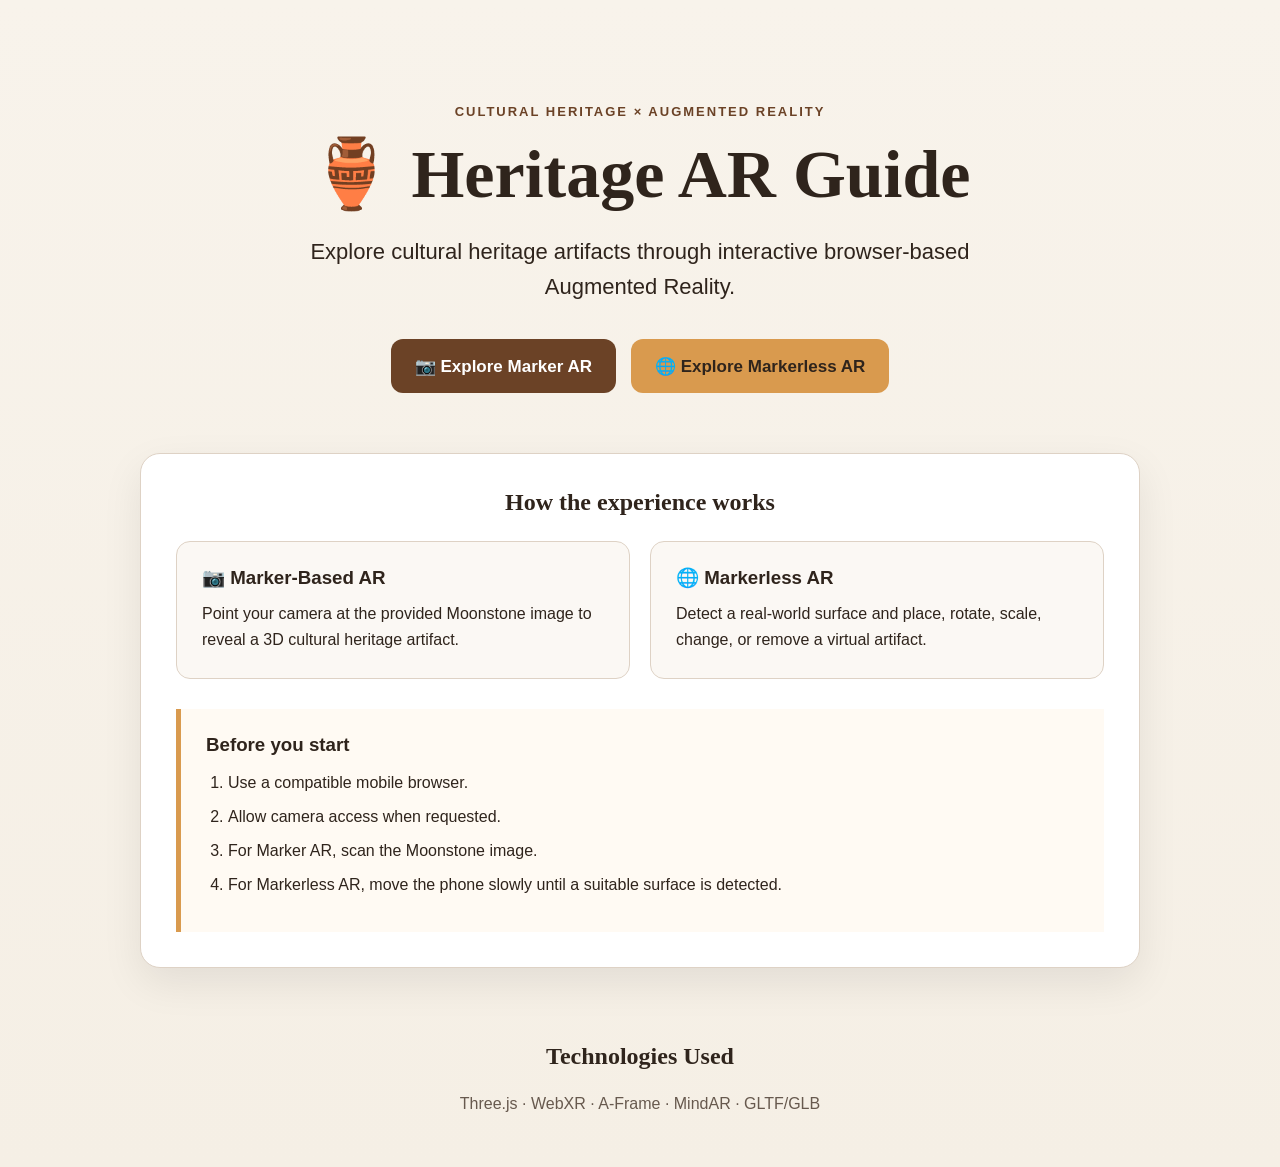
<file: index.html>
<!DOCTYPE html>
<html lang="en">

<head>

    <meta charset="UTF-8">

    <meta
        name="viewport"
        content="width=device-width, initial-scale=1.0, viewport-fit=cover"
    >

    <meta
        name="description"
        content="An interactive browser-based augmented reality experience for exploring cultural heritage artifacts."
    >

    <title>Heritage AR Guide</title>

    <link rel="stylesheet" href="css/style.css">

</head>

<body>

    <main class="landing">

        <section class="hero">

            <p class="eyebrow">
                CULTURAL HERITAGE × AUGMENTED REALITY
            </p>

            <h1>🏺 Heritage AR Guide</h1>

            <p class="subtitle">
                Explore cultural heritage artifacts through
                interactive browser-based Augmented Reality.
            </p>

            <div class="menu">

                <button
                    id="markerARButton"
                    type="button"
                >
                    📷 Explore Marker AR
                </button>

                <button
                    id="markerlessARButton"
                    type="button"
                    class="secondary-button"
                >
                    🌐 Explore Markerless AR
                </button>

            </div>

        </section>


        <section class="info">

            <h2>How the experience works</h2>

            <div class="feature-grid">

                <article class="feature-card">

                    <h3>📷 Marker-Based AR</h3>

                    <p>
                        Point your camera at the provided
                        Moonstone image to reveal a 3D
                        cultural heritage artifact.
                    </p>

                </article>


                <article class="feature-card">

                    <h3>🌐 Markerless AR</h3>

                    <p>
                        Detect a real-world surface and
                        place, rotate, scale, change, or
                        remove a virtual artifact.
                    </p>

                </article>

            </div>


            <div class="instructions">

                <h3>Before you start</h3>

                <ol>

                    <li>
                        Use a compatible mobile browser.
                    </li>

                    <li>
                        Allow camera access when requested.
                    </li>

                    <li>
                        For Marker AR, scan the Moonstone image.
                    </li>

                    <li>
                        For Markerless AR, move the phone slowly
                        until a suitable surface is detected.
                    </li>

                </ol>

            </div>

        </section>


        <section class="technology">

            <h2>Technologies Used</h2>

            <p>
                Three.js · WebXR · A-Frame · MindAR · GLTF/GLB
            </p>

        </section>

    </main>


    <script src="js/main.js"></script>

</body>

</html>
</file>
<file: css/style.css>
:root {

    --background: #f5efe5;
    --surface: #ffffff;
    --text: #2f241c;
    --primary: #6b4226;
    --primary-dark: #4f2f1b;
    --accent: #d99a4e;
    --border: #ded2c5;

}


* {

    box-sizing: border-box;
    margin: 0;
    padding: 0;

}


html {

    scroll-behavior: smooth;

}


body {

    min-width: 320px;

    font-family:
        Arial,
        Helvetica,
        sans-serif;

    background:
        linear-gradient(
            180deg,
            #f8f3eb,
            var(--background)
        );

    color: var(--text);

}


button {

    font: inherit;

}


.landing {

    width: 100%;
    min-height: 100vh;

    padding:
        max(24px, env(safe-area-inset-top))
        20px
        max(24px, env(safe-area-inset-bottom));

}


.hero {

    max-width: 900px;

    margin: 0 auto;

    padding: 80px 20px 60px;

    text-align: center;

}


.eyebrow {

    margin-bottom: 15px;

    font-size: 13px;
    font-weight: bold;

    letter-spacing: 2px;

    color: var(--primary);

}


h1 {

    margin-bottom: 20px;

    font-family:
        Georgia,
        serif;

    font-size:
        clamp(
            38px,
            7vw,
            68px
        );

}


.subtitle {

    max-width: 700px;

    margin:
        0 auto
        35px;

    font-size:
        clamp(
            17px,
            3vw,
            22px
        );

    line-height: 1.6;

}


.menu {

    display: flex;

    flex-wrap: wrap;

    justify-content: center;

    gap: 15px;

}


.menu button {

    min-height: 54px;

    padding:
        14px
        24px;

    border: none;

    border-radius: 12px;

    background: var(--primary);

    color: white;

    font-size: 17px;
    font-weight: bold;

    cursor: pointer;

    transition:
        transform 0.2s ease,
        background 0.2s ease;

}


.menu button:hover {

    background: var(--primary-dark);

    transform: translateY(-2px);

}


.menu button:focus-visible {

    outline:
        3px solid
        var(--accent);

    outline-offset: 3px;

}


.menu .secondary-button {

    background: var(--accent);

    color: #2f241c;

}


.info {

    max-width: 1000px;

    margin: 0 auto;

    padding: 35px;

    background: var(--surface);

    border:
        1px solid
        var(--border);

    border-radius: 20px;

    box-shadow:
        0 15px 40px
        rgba(0, 0, 0, 0.08);

}


.info h2,
.technology h2 {

    margin-bottom: 25px;

    font-family:
        Georgia,
        serif;

    text-align: center;

}


.feature-grid {

    display: grid;

    grid-template-columns:
        repeat(
            auto-fit,
            minmax(240px, 1fr)
        );

    gap: 20px;

}


.feature-card {

    padding: 25px;

    background: #fbf8f4;

    border-radius: 14px;

    border:
        1px solid
        var(--border);

}


.feature-card h3 {

    margin-bottom: 12px;

}


.feature-card p {

    line-height: 1.6;

}


.instructions {

    margin-top: 30px;

    padding: 25px;

    border-left:
        5px solid
        var(--accent);

    background: #fffaf3;

}


.instructions h3 {

    margin-bottom: 15px;

}


.instructions ol {

    padding-left: 22px;

}


.instructions li {

    margin-bottom: 10px;

    line-height: 1.5;

}


.technology {

    max-width: 900px;

    margin:
        45px auto
        0;

    padding: 30px;

    text-align: center;

}


.technology p {

    color: #67594e;

}


@media (max-width: 600px) {

    .hero {

        padding:
            55px 10px
            40px;

    }


    .menu {

        flex-direction: column;

    }


    .menu button {

        width: 100%;

    }


    .info {

        padding: 22px;

    }

}

/* =========================================================
   MARKER AR INTERFACE
   ========================================================= */

.ar-top-bar {
  position: fixed;
  top: 0;
  left: 0;
  right: 0;

  height: 60px;

  display: flex;
  align-items: center;
  justify-content: space-between;

  padding: 0 15px;

  background: rgba(0, 0, 0, 0.65);

  color: white;

  z-index: 20;
}


.ar-title {
  font-size: 20px;
  font-weight: 600;
}


.ar-icon-button {
  width: 42px;
  height: 42px;

  border: none;
  border-radius: 50%;

  background: rgba(255, 255, 255, 0.15);

  color: white;

  font-size: 22px;

  cursor: pointer;

  display: flex;
  align-items: center;
  justify-content: center;
}


.ar-icon-button:active {
  transform: scale(0.92);
}


/* =========================================================
   STATUS
   ========================================================= */

.ar-status {
  position: fixed;

  top: 72px;
  left: 50%;

  transform: translateX(-50%);

  max-width: 90%;

  padding: 10px 18px;

  border-radius: 20px;

  background: rgba(0, 0, 0, 0.7);

  color: white;

  font-size: 14px;

  text-align: center;

  z-index: 20;
}


/* =========================================================
   CONTROL PANEL
   ========================================================= */

.ar-control-panel {
  position: fixed;

  left: 50%;
  bottom: 15px;

  transform: translateX(-50%);

  width: calc(100% - 30px);

  max-width: 500px;

  padding: 15px;

  background: rgba(20, 20, 20, 0.88);

  border-radius: 20px;

  color: white;

  z-index: 20;

  box-sizing: border-box;
}


/* =========================================================
   CONTROL SECTIONS
   ========================================================= */

.control-section {
  margin-bottom: 12px;
}


.control-section:last-child {
  margin-bottom: 0;
}


.control-title {
  font-size: 13px;

  opacity: 0.75;

  margin-bottom: 7px;

  text-transform: uppercase;

  letter-spacing: 0.5px;
}


/* =========================================================
   ARTIFACT BUTTONS
   ========================================================= */

.artifact-buttons {
  display: flex;

  flex-wrap: wrap;

  gap: 8px;
}


.artifact-button {
  flex:
    1 1
    calc(50% - 4px);

  min-width: 120px;

  min-height: 42px;

  border: none;

  border-radius: 10px;

  background: rgba(255, 255, 255, 0.12);

  color: white;

  font-size: 14px;

  cursor: pointer;
}


.artifact-button.active {
  background: #ffffff;

  color: #222;

  font-weight: 600;
}


.artifact-button:active {
  transform: scale(0.96);
}


/* =========================================================
   TRANSFORMATION BUTTONS
   ========================================================= */

.transform-buttons {
  display: grid;

  grid-template-columns:
    repeat(4, 1fr);

  gap: 8px;
}


.control-button {
  height: 44px;

  border: none;

  border-radius: 10px;

  background: rgba(255, 255, 255, 0.12);

  color: white;

  font-size: 24px;

  cursor: pointer;
}


.control-button:active {
  transform: scale(0.94);
}


/* =========================================================
   ACTION BUTTONS
   ========================================================= */

.action-buttons {
  display: flex;

  gap: 8px;

  flex-wrap: wrap;
}


.action-button {
  flex: 1;

  min-width: 100px;

  min-height: 40px;

  border: none;

  border-radius: 10px;

  background: rgba(255, 255, 255, 0.12);

  color: white;

  font-size: 13px;

  cursor: pointer;
}


.action-button:active {
  transform: scale(0.96);
}


.action-button.danger {
  background: rgba(190, 50, 50, 0.75);
}


.action-button.success {
  background: rgba(50, 150, 80, 0.75);
}


/* =========================================================
   INFORMATION PANEL
   ========================================================= */

.info-panel {
  position: fixed;

  inset: 0;

  background: rgba(0, 0, 0, 0.65);

  display: none;

  align-items: center;
  justify-content: center;

  padding: 20px;

  z-index: 50;
}


.info-panel.visible {
  display: flex;
}


.info-content {
  position: relative;

  width: 100%;

  max-width: 450px;

  padding: 25px;

  border-radius: 20px;

  background: white;

  color: #222;

  box-sizing: border-box;
}


.info-content h2 {
  margin-top: 0;

  margin-right: 30px;
}


.info-content p {
  line-height: 1.6;

  color: #555;
}


.close-info {
  position: absolute;

  top: 10px;
  right: 12px;

  width: 35px;
  height: 35px;

  border: none;

  border-radius: 50%;

  background: #eee;

  font-size: 24px;

  cursor: pointer;
}


/* =========================================================
   MOBILE OPTIMIZATION
   ========================================================= */

@media (max-width: 480px) {

  .ar-control-panel {
    bottom: 8px;

    padding: 12px;

    border-radius: 16px;
  }


  .ar-title {
    font-size: 18px;
  }


  .ar-status {
    top: 68px;

    font-size: 13px;

    padding: 8px 14px;
  }


  .artifact-button {
    font-size: 13px;
  }


  .control-button {
    height: 40px;

    font-size: 21px;
  }


  .action-button {
    min-height: 38px;

    font-size: 12px;
  }

}
</file>
